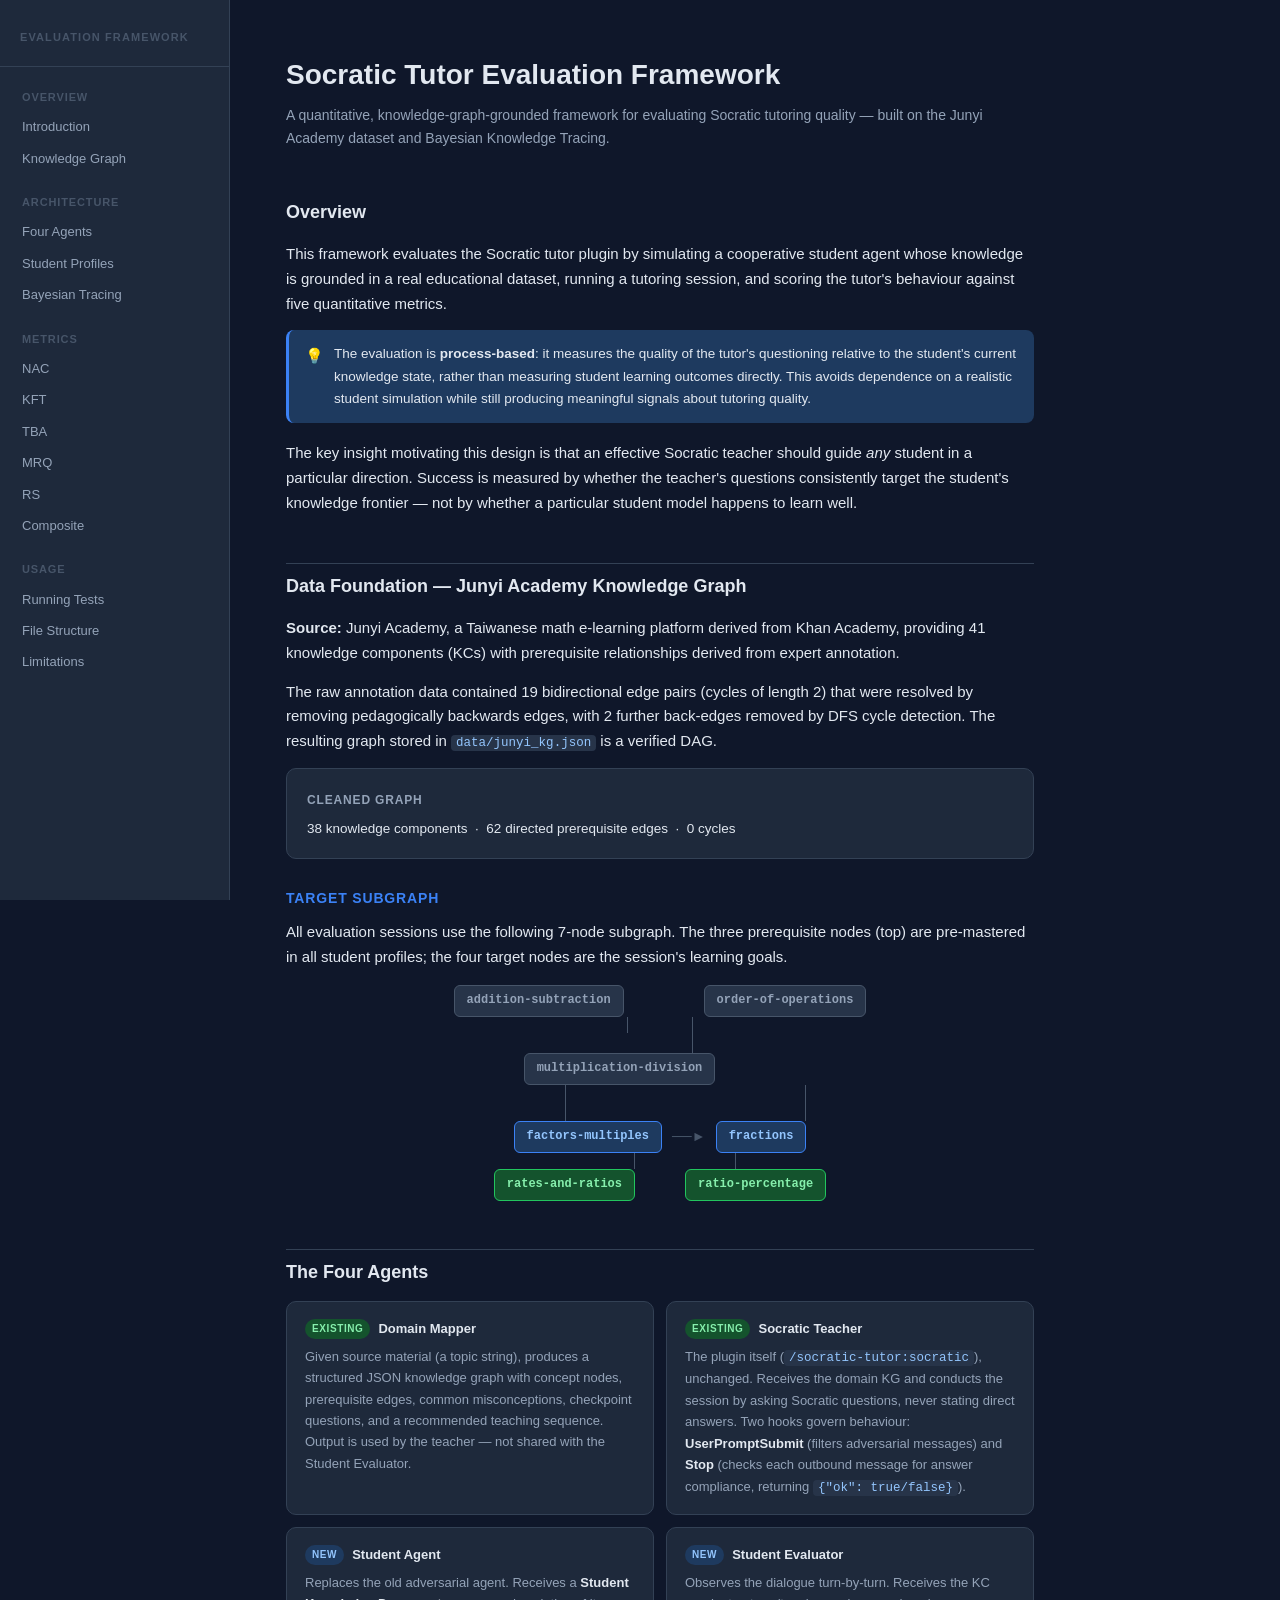
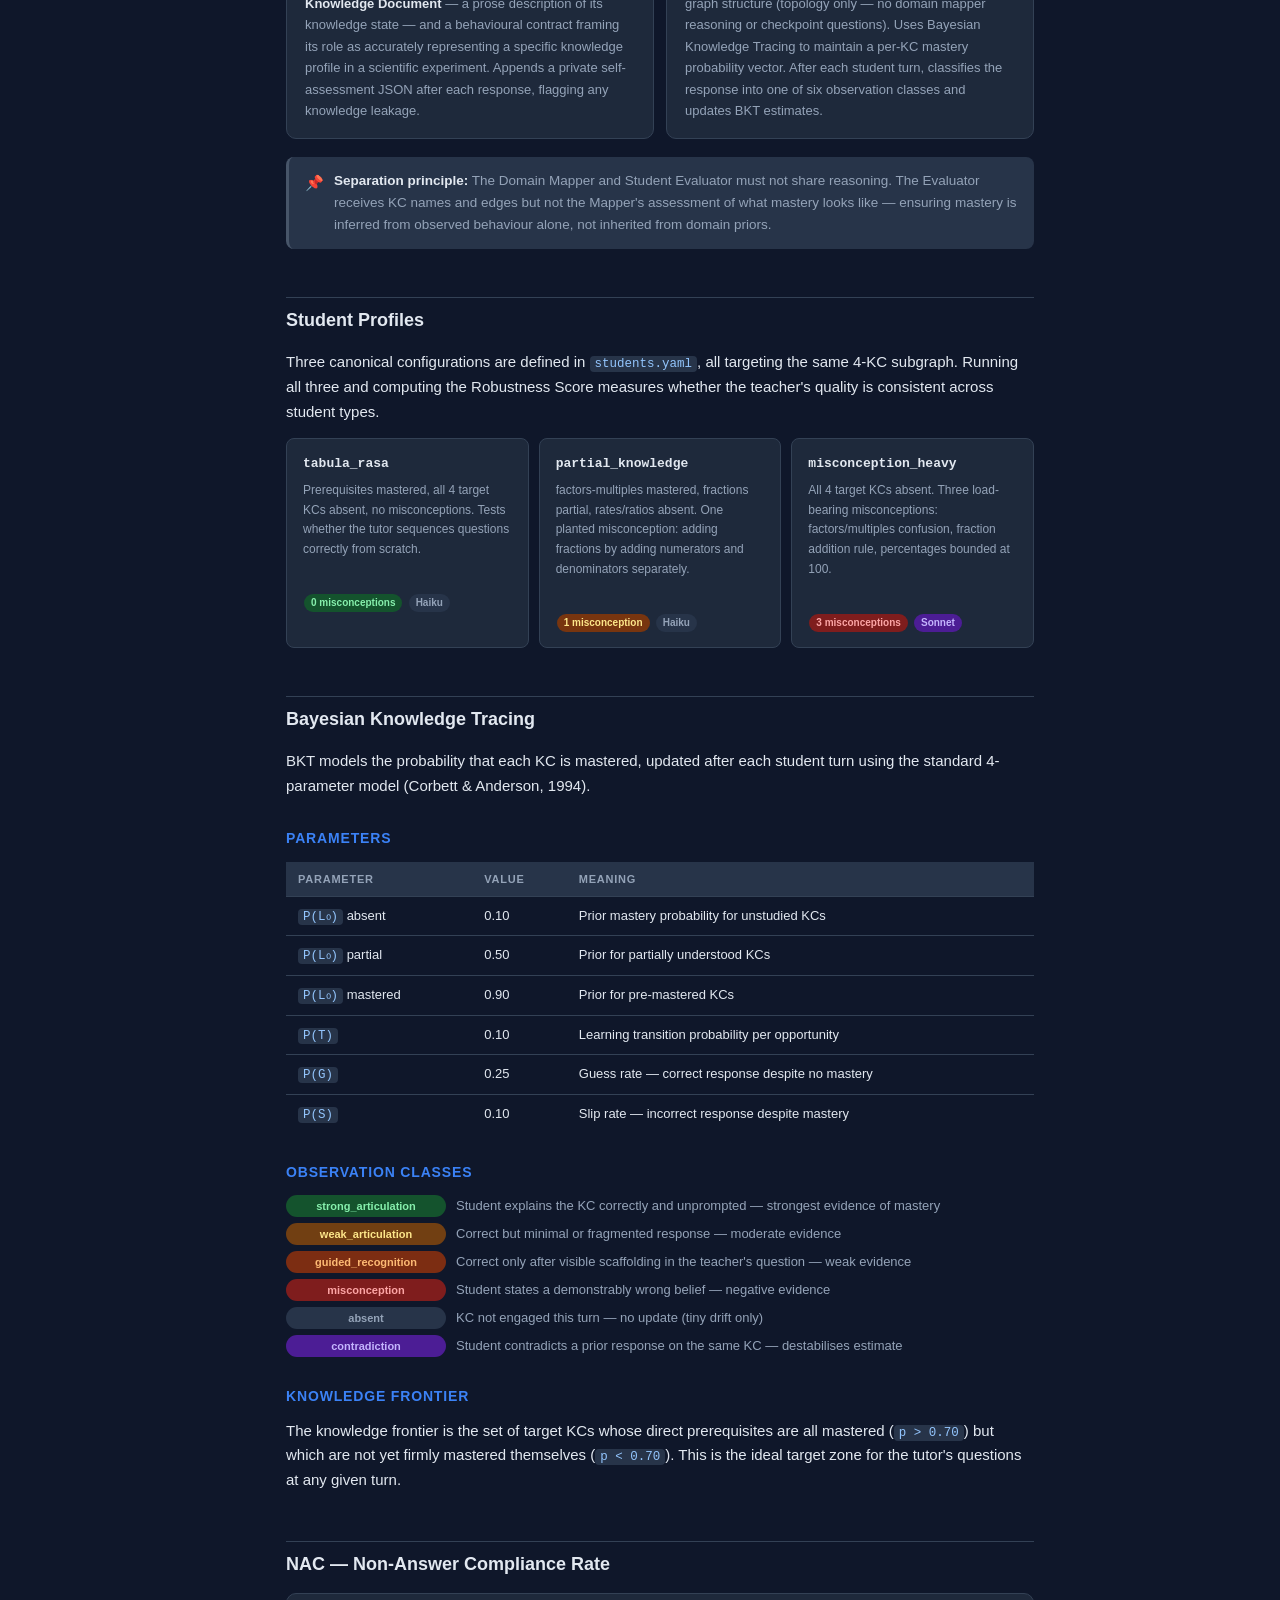
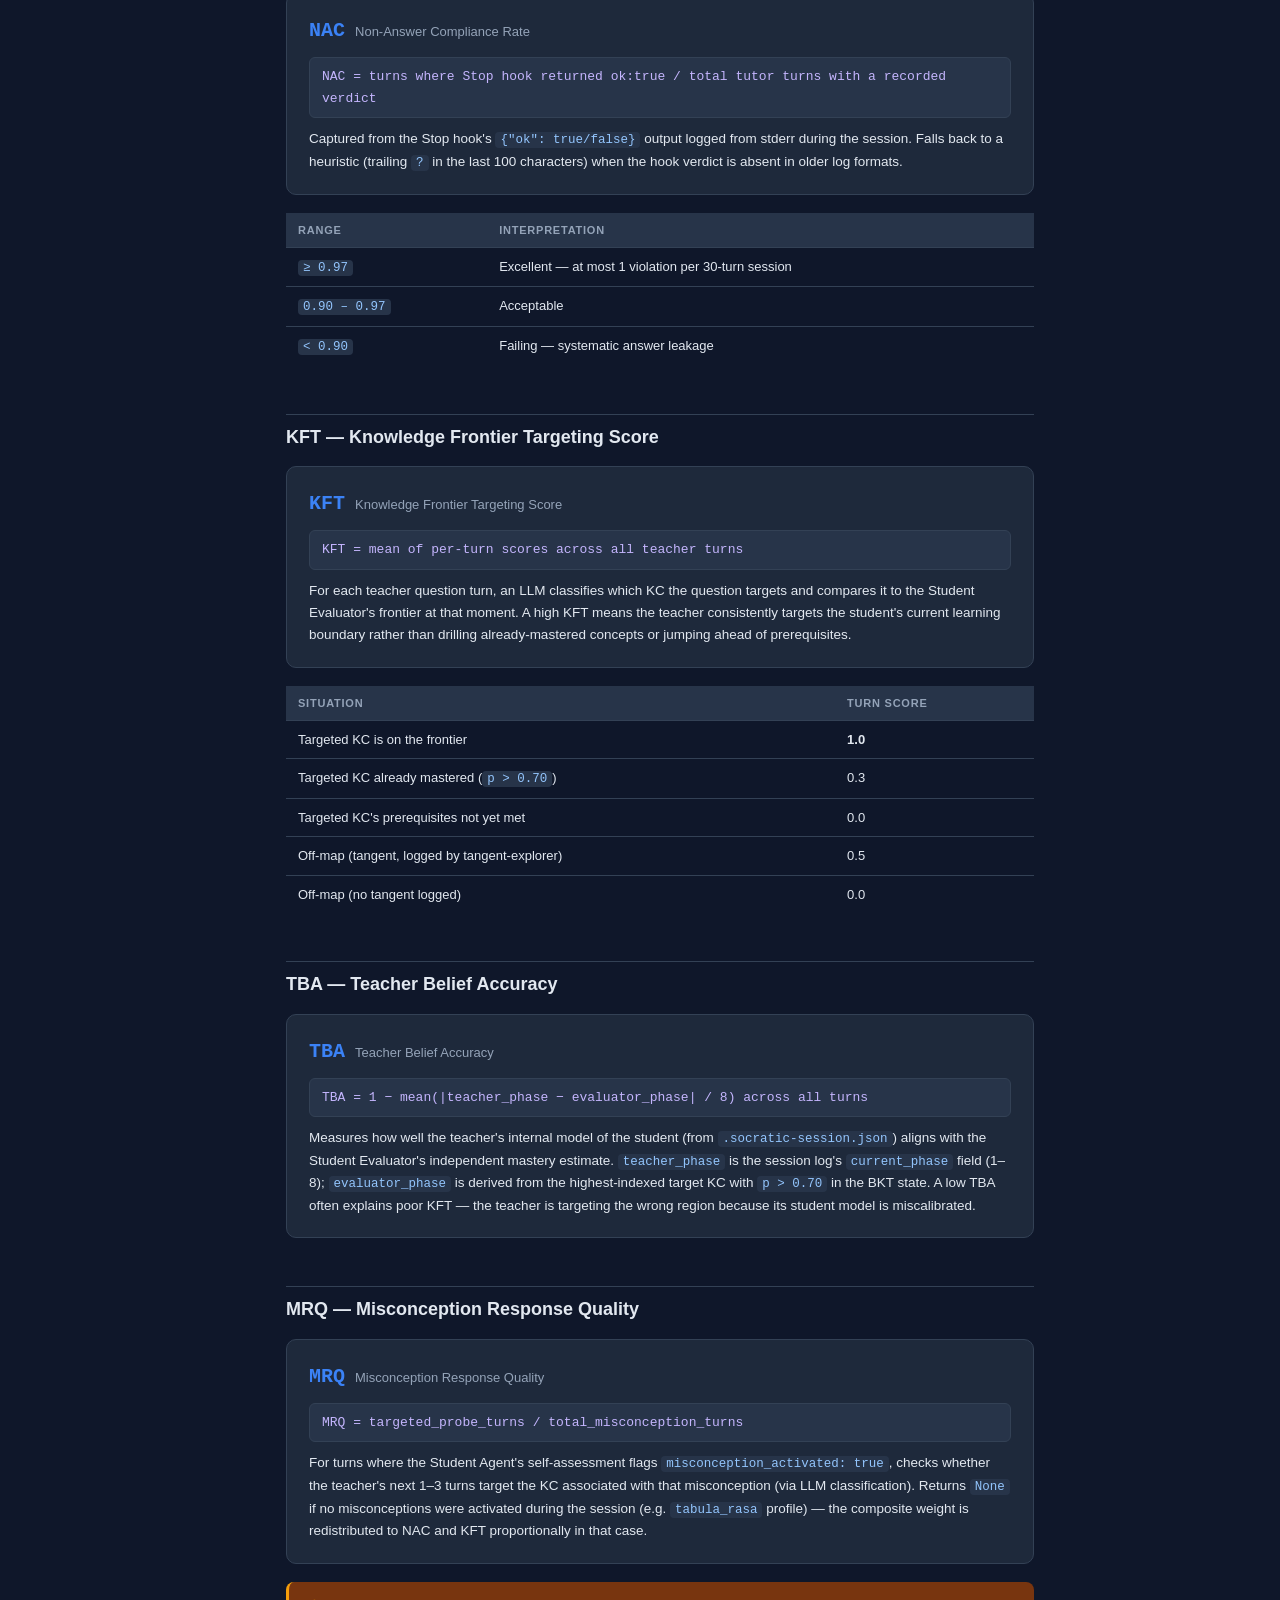
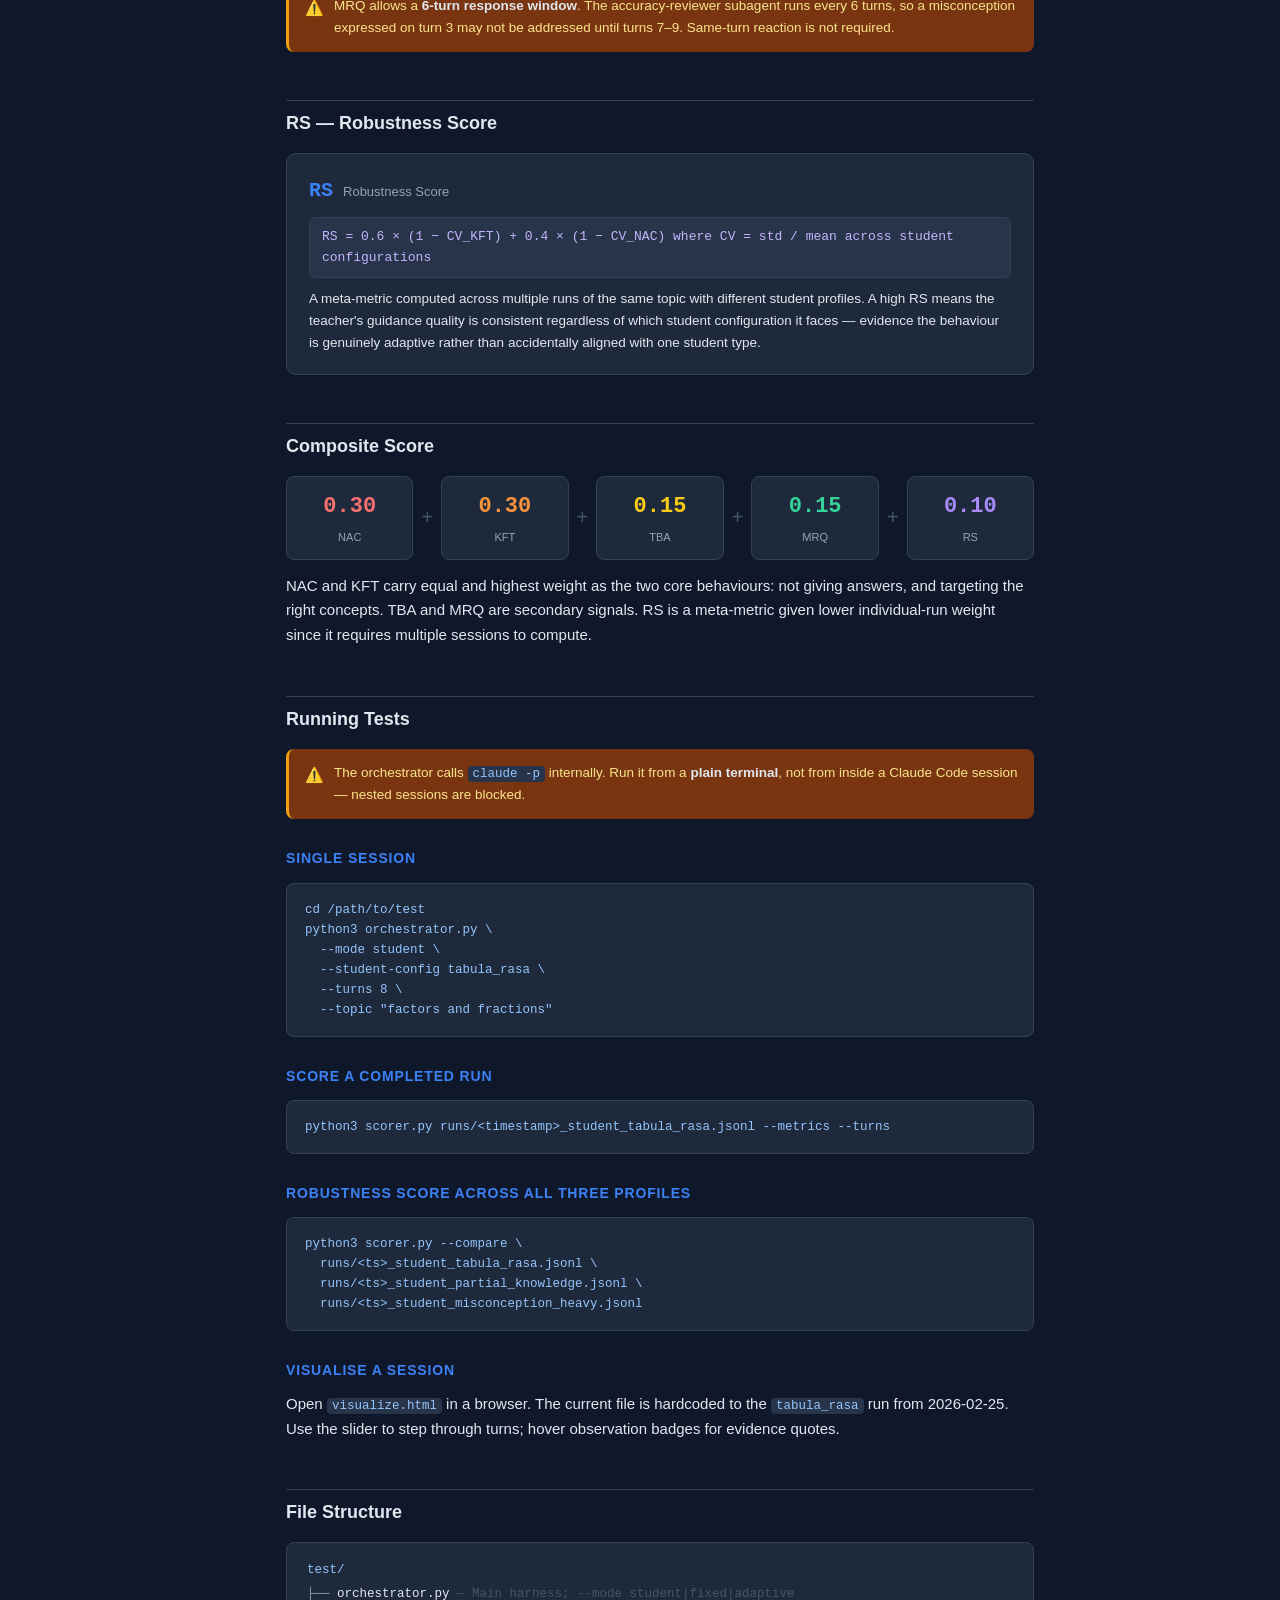
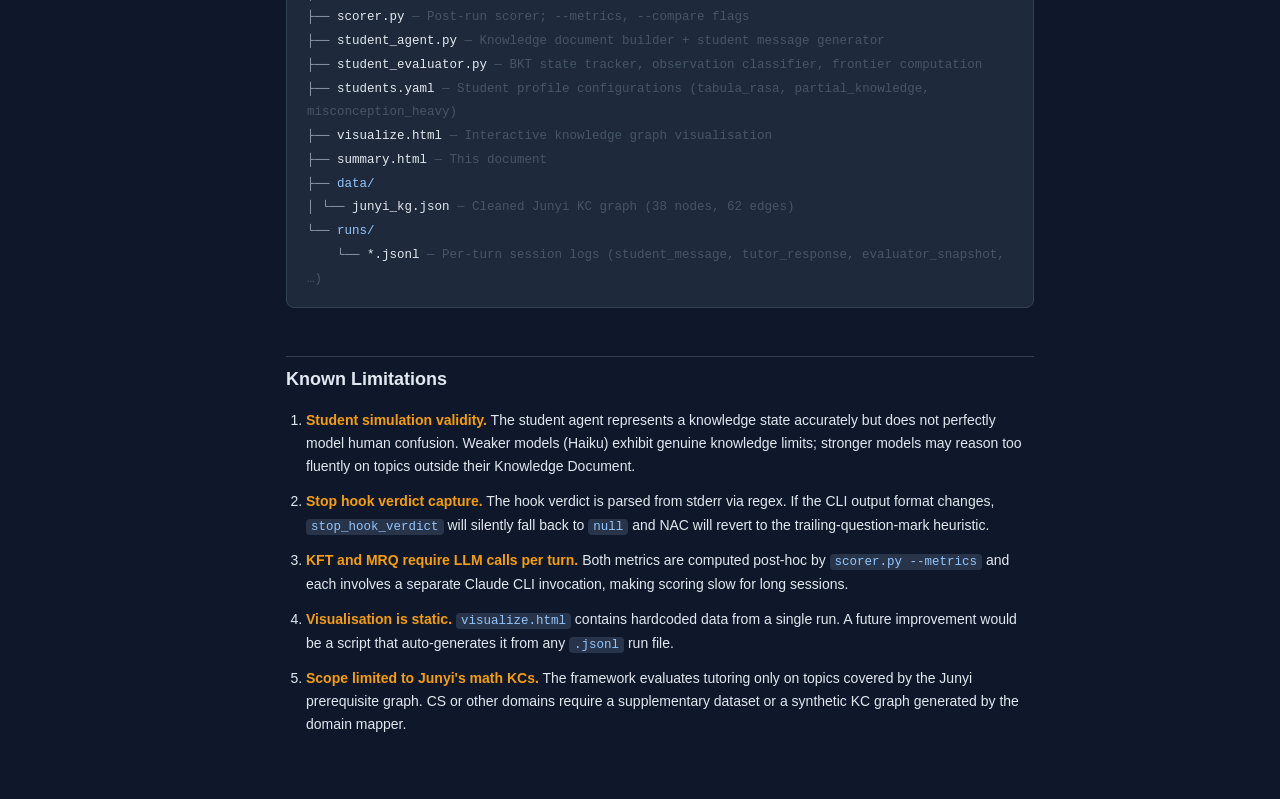
<file: summary.html>
<!DOCTYPE html>
<html lang="en">
<head>
<meta charset="UTF-8">
<meta name="viewport" content="width=device-width, initial-scale=1.0">
<title>Socratic Tutor Evaluation Framework — Summary</title>
<style>
  *, *::before, *::after { box-sizing: border-box; margin: 0; padding: 0; }

  :root {
    --bg:        #0f172a;
    --surface:   #1e293b;
    --surface2:  #273449;
    --border:    #334155;
    --text:      #e2e8f0;
    --muted:     #94a3b8;
    --faint:     #475569;
    --blue:      #3b82f6;
    --blue-dim:  #1e3a5f;
    --green:     #22c55e;
    --green-dim: #14532d;
    --amber:     #f59e0b;
    --amber-dim: #78350f;
    --red-dim:   #7f1d1d;
    --red:       #f87171;
    --purple-dim:#4c1d95;
    --purple:    #c4b5fd;
    --mono:      "SF Mono", "Fira Code", "Cascadia Code", monospace;
  }

  html { scroll-behavior: smooth; }

  body {
    font-family: -apple-system, BlinkMacSystemFont, "Segoe UI", "Helvetica Neue", sans-serif;
    background: var(--bg);
    color: var(--text);
    line-height: 1.65;
    font-size: 15px;
  }

  /* ── Layout ── */
  .page { display: flex; min-height: 100vh; }

  nav {
    position: sticky; top: 0; height: 100vh; overflow-y: auto;
    width: 230px; flex-shrink: 0;
    background: var(--surface); border-right: 1px solid var(--border);
    padding: 28px 0;
  }
  nav .nav-logo {
    font-size: 11px; font-weight: 700; color: var(--faint);
    text-transform: uppercase; letter-spacing: .1em;
    padding: 0 20px 20px; border-bottom: 1px solid var(--border);
    margin-bottom: 16px;
  }
  nav ul { list-style: none; }
  nav li a {
    display: block; padding: 5px 20px;
    font-size: 13px; color: var(--muted); text-decoration: none;
    border-left: 2px solid transparent; transition: all .15s;
  }
  nav li a:hover { color: var(--text); border-left-color: var(--blue); background: var(--surface2); }
  nav li.section > a {
    font-size: 11px; font-weight: 700; color: var(--faint);
    text-transform: uppercase; letter-spacing: .08em;
    margin-top: 14px; cursor: default; pointer-events: none;
  }

  main {
    flex: 1; max-width: 860px; padding: 52px 56px 80px;
    min-width: 0;
  }

  /* ── Typography ── */
  h1 { font-size: 28px; font-weight: 700; color: var(--text); margin-bottom: 6px; }
  .subtitle { color: var(--muted); font-size: 14px; margin-bottom: 40px; }

  h2 {
    font-size: 18px; font-weight: 700; color: var(--text);
    margin: 48px 0 14px; padding-top: 8px;
    border-top: 1px solid var(--border);
  }
  h2:first-of-type { margin-top: 0; border-top: none; }

  h3 { font-size: 14px; font-weight: 700; color: var(--blue); margin: 28px 0 10px;
       text-transform: uppercase; letter-spacing: .06em; }

  p { margin-bottom: 14px; color: var(--text); }
  p:last-child { margin-bottom: 0; }

  strong { color: var(--text); font-weight: 600; }

  /* ── Code ── */
  code {
    font-family: var(--mono); font-size: 12.5px;
    background: var(--surface2); color: #93c5fd;
    padding: 1px 5px; border-radius: 4px;
  }
  pre {
    font-family: var(--mono); font-size: 12.5px;
    background: var(--surface); border: 1px solid var(--border);
    border-radius: 8px; padding: 16px 18px; overflow-x: auto;
    margin: 12px 0 18px; line-height: 1.6; color: #93c5fd;
  }

  /* ── Tables ── */
  .table-wrap { overflow-x: auto; margin: 12px 0 18px; }
  table {
    width: 100%; border-collapse: collapse; font-size: 13px;
  }
  thead th {
    background: var(--surface2); color: var(--muted);
    font-weight: 600; font-size: 11px; text-transform: uppercase;
    letter-spacing: .07em; padding: 8px 12px; text-align: left;
    border-bottom: 1px solid var(--border);
  }
  tbody td {
    padding: 8px 12px; border-bottom: 1px solid var(--border);
    vertical-align: top; color: var(--text);
  }
  tbody tr:last-child td { border-bottom: none; }
  tbody tr:hover td { background: var(--surface2); }

  /* ── Cards / callouts ── */
  .card {
    background: var(--surface); border: 1px solid var(--border);
    border-radius: 10px; padding: 18px 20px; margin: 12px 0 18px;
  }
  .callout {
    border-radius: 8px; padding: 13px 16px; margin: 12px 0 18px;
    font-size: 13.5px; display: flex; gap: 10px;
  }
  .callout-icon { font-size: 15px; flex-shrink: 0; margin-top: 1px; }
  .callout.info  { background: var(--blue-dim);   border-left: 3px solid var(--blue); }
  .callout.warn  { background: var(--amber-dim);  border-left: 3px solid var(--amber); color: #fde68a; }
  .callout.note  { background: var(--surface2);   border-left: 3px solid var(--faint); color: var(--muted); }

  /* ── Agent cards ── */
  .agent-grid { display: grid; grid-template-columns: 1fr 1fr; gap: 12px; margin: 12px 0 18px; }
  .agent-card {
    background: var(--surface); border: 1px solid var(--border);
    border-radius: 10px; padding: 16px 18px;
  }
  .agent-card h4 {
    font-size: 13px; font-weight: 700; color: var(--text); margin-bottom: 6px;
    display: flex; align-items: center; gap: 8px;
  }
  .agent-card p { font-size: 13px; color: var(--muted); margin-bottom: 0; }
  .agent-tag {
    font-size: 10px; font-weight: 700; padding: 2px 7px; border-radius: 99px;
    text-transform: uppercase; letter-spacing: .06em;
  }
  .tag-existing { background: var(--green-dim);  color: #86efac; }
  .tag-new      { background: var(--blue-dim);   color: #93c5fd; }

  /* ── Metric cards ── */
  .metric-card {
    background: var(--surface); border: 1px solid var(--border);
    border-radius: 10px; padding: 20px 22px; margin: 12px 0 18px;
  }
  .metric-header {
    display: flex; align-items: baseline; gap: 10px; margin-bottom: 10px;
  }
  .metric-abbr {
    font-size: 20px; font-weight: 800; font-family: var(--mono); color: var(--blue);
  }
  .metric-name { font-size: 13px; color: var(--muted); }
  .metric-formula {
    font-family: var(--mono); font-size: 13px;
    background: var(--surface2); border: 1px solid var(--border);
    border-radius: 6px; padding: 8px 12px; margin: 10px 0;
    color: #c4b5fd;
  }
  .metric-card p { font-size: 13.5px; color: var(--text); }

  /* ── Profile chips ── */
  .profile-grid { display: grid; grid-template-columns: repeat(3, 1fr); gap: 10px; margin: 12px 0; }
  .profile-card {
    background: var(--surface); border: 1px solid var(--border);
    border-radius: 8px; padding: 14px 16px;
  }
  .profile-card h4 { font-size: 13px; font-weight: 700; color: var(--text); margin-bottom: 6px; font-family: var(--mono); }
  .profile-card p  { font-size: 12px; color: var(--muted); margin-bottom: 4px; }
  .pill {
    display: inline-block; font-size: 10px; font-weight: 600;
    padding: 1px 7px; border-radius: 99px; margin: 1px;
  }

  /* ── DAG diagram ── */
  .dag { display: flex; flex-direction: column; align-items: center; gap: 0;
         margin: 16px 0; font-size: 12px; }
  .dag-row { display: flex; gap: 10px; align-items: center; justify-content: center; }
  .dag-node {
    padding: 5px 12px; border-radius: 6px; font-family: var(--mono);
    font-size: 12px; font-weight: 600; white-space: nowrap;
    border: 1px solid;
  }
  .dag-node.prereq  { background: var(--surface2); color: var(--muted); border-color: var(--faint); }
  .dag-node.target  { background: var(--blue-dim); color: #93c5fd;      border-color: var(--blue); }
  .dag-node.leaf    { background: var(--green-dim); color: #86efac;     border-color: var(--green); }
  .dag-arrow { color: var(--faint); font-size: 14px; user-select: none; }
  .dag-connector { width: 1px; height: 16px; background: var(--faint); margin: 0 auto; }
  .dag-fork { display: flex; gap: 40px; }

  /* ── Obs class list ── */
  .obs-list { display: flex; flex-direction: column; gap: 6px; margin: 10px 0 16px; }
  .obs-row { display: flex; align-items: baseline; gap: 10px; }
  .obs-chip {
    font-size: 11px; font-weight: 600; padding: 2px 9px; border-radius: 99px;
    white-space: nowrap; flex-shrink: 0; min-width: 160px; text-align: center;
  }
  .obs-desc { font-size: 13px; color: var(--muted); }

  /* ── File tree ── */
  .file-tree {
    font-family: var(--mono); font-size: 12.5px; line-height: 1.9;
    background: var(--surface); border: 1px solid var(--border);
    border-radius: 8px; padding: 16px 20px; color: var(--muted);
    margin: 12px 0 18px;
  }
  .file-tree .dir  { color: #93c5fd; }
  .file-tree .file { color: var(--text); }
  .file-tree .desc { color: var(--faint); }

  /* ── Limitation list ── */
  ol.limits { padding-left: 20px; display: flex; flex-direction: column; gap: 12px; }
  ol.limits li { color: var(--text); font-size: 14px; }
  ol.limits li strong { color: var(--amber); }

  /* ── Divider ── */
  hr { border: none; border-top: 1px solid var(--border); margin: 36px 0; }

  /* ── Composite breakdown ── */
  .composite-row { display: flex; gap: 8px; align-items: stretch; margin: 14px 0; flex-wrap: wrap; }
  .comp-block {
    flex: 1; min-width: 80px; border-radius: 8px; padding: 12px 14px;
    background: var(--surface); border: 1px solid var(--border);
    text-align: center;
  }
  .comp-block .weight { font-size: 22px; font-weight: 800; font-family: var(--mono); }
  .comp-block .label  { font-size: 11px; color: var(--muted); margin-top: 3px; }
  .comp-block.nac  .weight { color: #f87171; }
  .comp-block.kft  .weight { color: #fb923c; }
  .comp-block.tba  .weight { color: #facc15; }
  .comp-block.mrq  .weight { color: #34d399; }
  .comp-block.rs   .weight { color: #a78bfa; }
  .comp-op { font-size: 20px; color: var(--faint); display: flex; align-items: center; }
</style>
</head>
<body>
<div class="page">

<!-- ── Sidebar nav ── -->
<nav>
  <div class="nav-logo">Evaluation Framework</div>
  <ul>
    <li class="section"><a href="#">Overview</a></li>
    <li><a href="#overview">Introduction</a></li>
    <li><a href="#dataset">Knowledge Graph</a></li>

    <li class="section"><a href="#">Architecture</a></li>
    <li><a href="#agents">Four Agents</a></li>
    <li><a href="#profiles">Student Profiles</a></li>
    <li><a href="#bkt">Bayesian Tracing</a></li>

    <li class="section"><a href="#">Metrics</a></li>
    <li><a href="#nac">NAC</a></li>
    <li><a href="#kft">KFT</a></li>
    <li><a href="#tba">TBA</a></li>
    <li><a href="#mrq">MRQ</a></li>
    <li><a href="#rs">RS</a></li>
    <li><a href="#composite">Composite</a></li>

    <li class="section"><a href="#">Usage</a></li>
    <li><a href="#running">Running Tests</a></li>
    <li><a href="#files">File Structure</a></li>
    <li><a href="#limits">Limitations</a></li>
  </ul>
</nav>

<!-- ── Main content ── -->
<main>

  <h1>Socratic Tutor Evaluation Framework</h1>
  <p class="subtitle">A quantitative, knowledge-graph-grounded framework for evaluating Socratic tutoring quality — built on the Junyi Academy dataset and Bayesian Knowledge Tracing.</p>

  <!-- ── Overview ── -->
  <h2 id="overview">Overview</h2>

  <p>This framework evaluates the Socratic tutor plugin by simulating a cooperative student agent whose knowledge is grounded in a real educational dataset, running a tutoring session, and scoring the tutor's behaviour against five quantitative metrics.</p>

  <div class="callout info">
    <span class="callout-icon">💡</span>
    <div>The evaluation is <strong>process-based</strong>: it measures the quality of the tutor's questioning relative to the student's current knowledge state, rather than measuring student learning outcomes directly. This avoids dependence on a realistic student simulation while still producing meaningful signals about tutoring quality.</div>
  </div>

  <p>The key insight motivating this design is that an effective Socratic teacher should guide <em>any</em> student in a particular direction. Success is measured by whether the teacher's questions consistently target the student's knowledge frontier — not by whether a particular student model happens to learn well.</p>

  <!-- ── Dataset ── -->
  <h2 id="dataset">Data Foundation — Junyi Academy Knowledge Graph</h2>

  <p><strong>Source:</strong> Junyi Academy, a Taiwanese math e-learning platform derived from Khan Academy, providing 41 knowledge components (KCs) with prerequisite relationships derived from expert annotation.</p>

  <p>The raw annotation data contained 19 bidirectional edge pairs (cycles of length 2) that were resolved by removing pedagogically backwards edges, with 2 further back-edges removed by DFS cycle detection. The resulting graph stored in <code>data/junyi_kg.json</code> is a verified DAG.</p>

  <div class="card">
    <strong style="font-size:12px;color:var(--muted);text-transform:uppercase;letter-spacing:.07em;">Cleaned graph</strong>
    <p style="margin-top:6px;margin-bottom:0;font-size:13.5px;">38 knowledge components &nbsp;·&nbsp; 62 directed prerequisite edges &nbsp;·&nbsp; 0 cycles</p>
  </div>

  <h3>Target Subgraph</h3>
  <p>All evaluation sessions use the following 7-node subgraph. The three prerequisite nodes (top) are pre-mastered in all student profiles; the four target nodes are the session's learning goals.</p>

  <div class="dag">
    <div class="dag-row">
      <div class="dag-node prereq">addition-subtraction</div>
      <div style="width:60px"></div>
      <div class="dag-node prereq">order-of-operations</div>
    </div>
    <div style="display:flex;gap:60px;margin:0 auto;">
      <div class="dag-connector"></div>
      <div class="dag-connector" style="height:36px;margin-left:4px;"></div>
    </div>
    <div class="dag-row">
      <div class="dag-node prereq">multiplication-division</div>
      <div style="width:60px"></div>
      <div style="width:1px;height:0px;"></div>
    </div>
    <div style="display:flex;gap:0;margin:0 auto;position:relative;width:340px;height:36px;">
      <div style="position:absolute;left:75px;top:0;width:1px;height:36px;background:var(--faint);"></div>
      <div style="position:absolute;right:24px;top:0;width:1px;height:36px;background:var(--faint);"></div>
    </div>
    <div class="dag-row">
      <div class="dag-node target">factors-multiples</div>
      <div class="dag-arrow">──►</div>
      <div class="dag-node target">fractions</div>
    </div>
    <div style="display:flex;gap:80px;margin:0 auto;">
      <div class="dag-connector" style="margin-left:50px;"></div>
      <div class="dag-connector" style="margin-left:20px;"></div>
    </div>
    <div class="dag-row">
      <div class="dag-node leaf">rates-and-ratios</div>
      <div style="width:30px"></div>
      <div class="dag-node leaf">ratio-percentage</div>
    </div>
  </div>

  <!-- ── Agents ── -->
  <h2 id="agents">The Four Agents</h2>

  <div class="agent-grid">
    <div class="agent-card">
      <h4><span class="agent-tag tag-existing">Existing</span> Domain Mapper</h4>
      <p>Given source material (a topic string), produces a structured JSON knowledge graph with concept nodes, prerequisite edges, common misconceptions, checkpoint questions, and a recommended teaching sequence. Output is used by the teacher — not shared with the Student Evaluator.</p>
    </div>
    <div class="agent-card">
      <h4><span class="agent-tag tag-existing">Existing</span> Socratic Teacher</h4>
      <p>The plugin itself (<code>/socratic-tutor:socratic</code>), unchanged. Receives the domain KG and conducts the session by asking Socratic questions, never stating direct answers. Two hooks govern behaviour: <strong>UserPromptSubmit</strong> (filters adversarial messages) and <strong>Stop</strong> (checks each outbound message for answer compliance, returning <code>{"ok": true/false}</code>).</p>
    </div>
    <div class="agent-card">
      <h4><span class="agent-tag tag-new">New</span> Student Agent</h4>
      <p>Replaces the old adversarial agent. Receives a <strong>Student Knowledge Document</strong> — a prose description of its knowledge state — and a behavioural contract framing its role as accurately representing a specific knowledge profile in a scientific experiment. Appends a private self-assessment JSON after each response, flagging any knowledge leakage.</p>
    </div>
    <div class="agent-card">
      <h4><span class="agent-tag tag-new">New</span> Student Evaluator</h4>
      <p>Observes the dialogue turn-by-turn. Receives the KC graph structure (topology only — no domain mapper reasoning or checkpoint questions). Uses Bayesian Knowledge Tracing to maintain a per-KC mastery probability vector. After each student turn, classifies the response into one of six observation classes and updates BKT estimates.</p>
    </div>
  </div>

  <div class="callout note">
    <span class="callout-icon">📌</span>
    <div><strong>Separation principle:</strong> The Domain Mapper and Student Evaluator must not share reasoning. The Evaluator receives KC names and edges but not the Mapper's assessment of what mastery looks like — ensuring mastery is inferred from observed behaviour alone, not inherited from domain priors.</div>
  </div>

  <!-- ── Profiles ── -->
  <h2 id="profiles">Student Profiles</h2>

  <p>Three canonical configurations are defined in <code>students.yaml</code>, all targeting the same 4-KC subgraph. Running all three and computing the Robustness Score measures whether the teacher's quality is consistent across student types.</p>

  <div class="profile-grid">
    <div class="profile-card">
      <h4>tabula_rasa</h4>
      <p>Prerequisites mastered, all 4 target KCs absent, no misconceptions. Tests whether the tutor sequences questions correctly from scratch.</p>
      <br>
      <span class="pill" style="background:var(--green-dim);color:#86efac;">0 misconceptions</span>
      <span class="pill" style="background:var(--surface2);color:var(--muted);">Haiku</span>
    </div>
    <div class="profile-card">
      <h4>partial_knowledge</h4>
      <p>factors-multiples mastered, fractions partial, rates/ratios absent. One planted misconception: adding fractions by adding numerators and denominators separately.</p>
      <br>
      <span class="pill" style="background:var(--amber-dim);color:#fde68a;">1 misconception</span>
      <span class="pill" style="background:var(--surface2);color:var(--muted);">Haiku</span>
    </div>
    <div class="profile-card">
      <h4>misconception_heavy</h4>
      <p>All 4 target KCs absent. Three load-bearing misconceptions: factors/multiples confusion, fraction addition rule, percentages bounded at 100.</p>
      <br>
      <span class="pill" style="background:var(--red-dim);color:#fca5a5;">3 misconceptions</span>
      <span class="pill" style="background:var(--purple-dim);color:var(--purple);">Sonnet</span>
    </div>
  </div>

  <!-- ── BKT ── -->
  <h2 id="bkt">Bayesian Knowledge Tracing</h2>

  <p>BKT models the probability that each KC is mastered, updated after each student turn using the standard 4-parameter model (Corbett &amp; Anderson, 1994).</p>

  <h3>Parameters</h3>
  <div class="table-wrap">
    <table>
      <thead><tr><th>Parameter</th><th>Value</th><th>Meaning</th></tr></thead>
      <tbody>
        <tr><td><code>P(L₀)</code> absent</td>  <td>0.10</td><td>Prior mastery probability for unstudied KCs</td></tr>
        <tr><td><code>P(L₀)</code> partial</td> <td>0.50</td><td>Prior for partially understood KCs</td></tr>
        <tr><td><code>P(L₀)</code> mastered</td><td>0.90</td><td>Prior for pre-mastered KCs</td></tr>
        <tr><td><code>P(T)</code></td>           <td>0.10</td><td>Learning transition probability per opportunity</td></tr>
        <tr><td><code>P(G)</code></td>           <td>0.25</td><td>Guess rate — correct response despite no mastery</td></tr>
        <tr><td><code>P(S)</code></td>           <td>0.10</td><td>Slip rate — incorrect response despite mastery</td></tr>
      </tbody>
    </table>
  </div>

  <h3>Observation Classes</h3>
  <div class="obs-list">
    <div class="obs-row">
      <span class="obs-chip" style="background:var(--green-dim);color:#86efac;">strong_articulation</span>
      <span class="obs-desc">Student explains the KC correctly and unprompted — strongest evidence of mastery</span>
    </div>
    <div class="obs-row">
      <span class="obs-chip" style="background:#713f12;color:#fde68a;">weak_articulation</span>
      <span class="obs-desc">Correct but minimal or fragmented response — moderate evidence</span>
    </div>
    <div class="obs-row">
      <span class="obs-chip" style="background:#7c2d12;color:#fdba74;">guided_recognition</span>
      <span class="obs-desc">Correct only after visible scaffolding in the teacher's question — weak evidence</span>
    </div>
    <div class="obs-row">
      <span class="obs-chip" style="background:var(--red-dim);color:#fca5a5;">misconception</span>
      <span class="obs-desc">Student states a demonstrably wrong belief — negative evidence</span>
    </div>
    <div class="obs-row">
      <span class="obs-chip" style="background:var(--surface2);color:var(--muted);">absent</span>
      <span class="obs-desc">KC not engaged this turn — no update (tiny drift only)</span>
    </div>
    <div class="obs-row">
      <span class="obs-chip" style="background:var(--purple-dim);color:var(--purple);">contradiction</span>
      <span class="obs-desc">Student contradicts a prior response on the same KC — destabilises estimate</span>
    </div>
  </div>

  <h3>Knowledge Frontier</h3>
  <p>The knowledge frontier is the set of target KCs whose direct prerequisites are all mastered (<code>p &gt; 0.70</code>) but which are not yet firmly mastered themselves (<code>p &lt; 0.70</code>). This is the ideal target zone for the tutor's questions at any given turn.</p>

  <!-- ── Metrics ── -->
  <h2 id="nac">NAC — Non-Answer Compliance Rate</h2>

  <div class="metric-card">
    <div class="metric-header">
      <span class="metric-abbr">NAC</span>
      <span class="metric-name">Non-Answer Compliance Rate</span>
    </div>
    <div class="metric-formula">NAC = turns where Stop hook returned ok:true / total tutor turns with a recorded verdict</div>
    <p>Captured from the Stop hook's <code>{"ok": true/false}</code> output logged from stderr during the session. Falls back to a heuristic (trailing <code>?</code> in the last 100 characters) when the hook verdict is absent in older log formats.</p>
  </div>

  <div class="table-wrap">
    <table>
      <thead><tr><th>Range</th><th>Interpretation</th></tr></thead>
      <tbody>
        <tr><td><code>≥ 0.97</code></td><td>Excellent — at most 1 violation per 30-turn session</td></tr>
        <tr><td><code>0.90 – 0.97</code></td><td>Acceptable</td></tr>
        <tr><td><code>&lt; 0.90</code></td><td>Failing — systematic answer leakage</td></tr>
      </tbody>
    </table>
  </div>

  <h2 id="kft">KFT — Knowledge Frontier Targeting Score</h2>

  <div class="metric-card">
    <div class="metric-header">
      <span class="metric-abbr">KFT</span>
      <span class="metric-name">Knowledge Frontier Targeting Score</span>
    </div>
    <div class="metric-formula">KFT = mean of per-turn scores across all teacher turns</div>
    <p>For each teacher question turn, an LLM classifies which KC the question targets and compares it to the Student Evaluator's frontier at that moment. A high KFT means the teacher consistently targets the student's current learning boundary rather than drilling already-mastered concepts or jumping ahead of prerequisites.</p>
  </div>

  <div class="table-wrap">
    <table>
      <thead><tr><th>Situation</th><th>Turn score</th></tr></thead>
      <tbody>
        <tr><td>Targeted KC is on the frontier</td><td><strong>1.0</strong></td></tr>
        <tr><td>Targeted KC already mastered (<code>p &gt; 0.70</code>)</td><td>0.3</td></tr>
        <tr><td>Targeted KC's prerequisites not yet met</td><td>0.0</td></tr>
        <tr><td>Off-map (tangent, logged by tangent-explorer)</td><td>0.5</td></tr>
        <tr><td>Off-map (no tangent logged)</td><td>0.0</td></tr>
      </tbody>
    </table>
  </div>

  <h2 id="tba">TBA — Teacher Belief Accuracy</h2>

  <div class="metric-card">
    <div class="metric-header">
      <span class="metric-abbr">TBA</span>
      <span class="metric-name">Teacher Belief Accuracy</span>
    </div>
    <div class="metric-formula">TBA = 1 − mean(|teacher_phase − evaluator_phase| / 8)  across all turns</div>
    <p>Measures how well the teacher's internal model of the student (from <code>.socratic-session.json</code>) aligns with the Student Evaluator's independent mastery estimate. <code>teacher_phase</code> is the session log's <code>current_phase</code> field (1–8); <code>evaluator_phase</code> is derived from the highest-indexed target KC with <code>p &gt; 0.70</code> in the BKT state. A low TBA often explains poor KFT — the teacher is targeting the wrong region because its student model is miscalibrated.</p>
  </div>

  <h2 id="mrq">MRQ — Misconception Response Quality</h2>

  <div class="metric-card">
    <div class="metric-header">
      <span class="metric-abbr">MRQ</span>
      <span class="metric-name">Misconception Response Quality</span>
    </div>
    <div class="metric-formula">MRQ = targeted_probe_turns / total_misconception_turns</div>
    <p>For turns where the Student Agent's self-assessment flags <code>misconception_activated: true</code>, checks whether the teacher's next 1–3 turns target the KC associated with that misconception (via LLM classification). Returns <code>None</code> if no misconceptions were activated during the session (e.g. <code>tabula_rasa</code> profile) — the composite weight is redistributed to NAC and KFT proportionally in that case.</p>
  </div>

  <div class="callout warn">
    <span class="callout-icon">⚠️</span>
    <div>MRQ allows a <strong>6-turn response window</strong>. The accuracy-reviewer subagent runs every 6 turns, so a misconception expressed on turn 3 may not be addressed until turns 7–9. Same-turn reaction is not required.</div>
  </div>

  <h2 id="rs">RS — Robustness Score</h2>

  <div class="metric-card">
    <div class="metric-header">
      <span class="metric-abbr">RS</span>
      <span class="metric-name">Robustness Score</span>
    </div>
    <div class="metric-formula">RS = 0.6 × (1 − CV_KFT) + 0.4 × (1 − CV_NAC)
where CV = std / mean across student configurations</div>
    <p>A meta-metric computed across multiple runs of the same topic with different student profiles. A high RS means the teacher's guidance quality is consistent regardless of which student configuration it faces — evidence the behaviour is genuinely adaptive rather than accidentally aligned with one student type.</p>
  </div>

  <!-- ── Composite ── -->
  <h2 id="composite">Composite Score</h2>

  <div class="composite-row">
    <div class="comp-block nac"><div class="weight">0.30</div><div class="label">NAC</div></div>
    <div class="comp-op">+</div>
    <div class="comp-block kft"><div class="weight">0.30</div><div class="label">KFT</div></div>
    <div class="comp-op">+</div>
    <div class="comp-block tba"><div class="weight">0.15</div><div class="label">TBA</div></div>
    <div class="comp-op">+</div>
    <div class="comp-block mrq"><div class="weight">0.15</div><div class="label">MRQ</div></div>
    <div class="comp-op">+</div>
    <div class="comp-block rs"><div class="weight">0.10</div><div class="label">RS</div></div>
  </div>

  <p>NAC and KFT carry equal and highest weight as the two core behaviours: not giving answers, and targeting the right concepts. TBA and MRQ are secondary signals. RS is a meta-metric given lower individual-run weight since it requires multiple sessions to compute.</p>

  <!-- ── Running ── -->
  <h2 id="running">Running Tests</h2>

  <div class="callout warn">
    <span class="callout-icon">⚠️</span>
    <div>The orchestrator calls <code>claude -p</code> internally. Run it from a <strong>plain terminal</strong>, not from inside a Claude Code session — nested sessions are blocked.</div>
  </div>

  <h3>Single session</h3>
  <pre>cd /path/to/test
python3 orchestrator.py \
  --mode student \
  --student-config tabula_rasa \
  --turns 8 \
  --topic "factors and fractions"</pre>

  <h3>Score a completed run</h3>
  <pre>python3 scorer.py runs/&lt;timestamp&gt;_student_tabula_rasa.jsonl --metrics --turns</pre>

  <h3>Robustness score across all three profiles</h3>
  <pre>python3 scorer.py --compare \
  runs/&lt;ts&gt;_student_tabula_rasa.jsonl \
  runs/&lt;ts&gt;_student_partial_knowledge.jsonl \
  runs/&lt;ts&gt;_student_misconception_heavy.jsonl</pre>

  <h3>Visualise a session</h3>
  <p>Open <code>visualize.html</code> in a browser. The current file is hardcoded to the <code>tabula_rasa</code> run from 2026-02-25. Use the slider to step through turns; hover observation badges for evidence quotes.</p>

  <!-- ── Files ── -->
  <h2 id="files">File Structure</h2>

  <div class="file-tree">
    <span class="dir">test/</span><br>
    ├── <span class="file">orchestrator.py</span>       <span class="desc">— Main harness; --mode student|fixed|adaptive</span><br>
    ├── <span class="file">scorer.py</span>              <span class="desc">— Post-run scorer; --metrics, --compare flags</span><br>
    ├── <span class="file">student_agent.py</span>       <span class="desc">— Knowledge document builder + student message generator</span><br>
    ├── <span class="file">student_evaluator.py</span>   <span class="desc">— BKT state tracker, observation classifier, frontier computation</span><br>
    ├── <span class="file">students.yaml</span>          <span class="desc">— Student profile configurations (tabula_rasa, partial_knowledge, misconception_heavy)</span><br>
    ├── <span class="file">visualize.html</span>         <span class="desc">— Interactive knowledge graph visualisation</span><br>
    ├── <span class="file">summary.html</span>           <span class="desc">— This document</span><br>
    ├── <span class="dir">data/</span><br>
    │   └── <span class="file">junyi_kg.json</span>      <span class="desc">— Cleaned Junyi KC graph (38 nodes, 62 edges)</span><br>
    └── <span class="dir">runs/</span><br>
    &nbsp;&nbsp;&nbsp;&nbsp;└── <span class="file">*.jsonl</span>            <span class="desc">— Per-turn session logs (student_message, tutor_response, evaluator_snapshot, …)</span>
  </div>

  <!-- ── Limitations ── -->
  <h2 id="limits">Known Limitations</h2>

  <ol class="limits">
    <li><strong>Student simulation validity.</strong> The student agent represents a knowledge state accurately but does not perfectly model human confusion. Weaker models (Haiku) exhibit genuine knowledge limits; stronger models may reason too fluently on topics outside their Knowledge Document.</li>
    <li><strong>Stop hook verdict capture.</strong> The hook verdict is parsed from stderr via regex. If the CLI output format changes, <code>stop_hook_verdict</code> will silently fall back to <code>null</code> and NAC will revert to the trailing-question-mark heuristic.</li>
    <li><strong>KFT and MRQ require LLM calls per turn.</strong> Both metrics are computed post-hoc by <code>scorer.py --metrics</code> and each involves a separate Claude CLI invocation, making scoring slow for long sessions.</li>
    <li><strong>Visualisation is static.</strong> <code>visualize.html</code> contains hardcoded data from a single run. A future improvement would be a script that auto-generates it from any <code>.jsonl</code> run file.</li>
    <li><strong>Scope limited to Junyi's math KCs.</strong> The framework evaluates tutoring only on topics covered by the Junyi prerequisite graph. CS or other domains require a supplementary dataset or a synthetic KC graph generated by the domain mapper.</li>
  </ol>

</main>
</div>
</body>
</html>
</file>
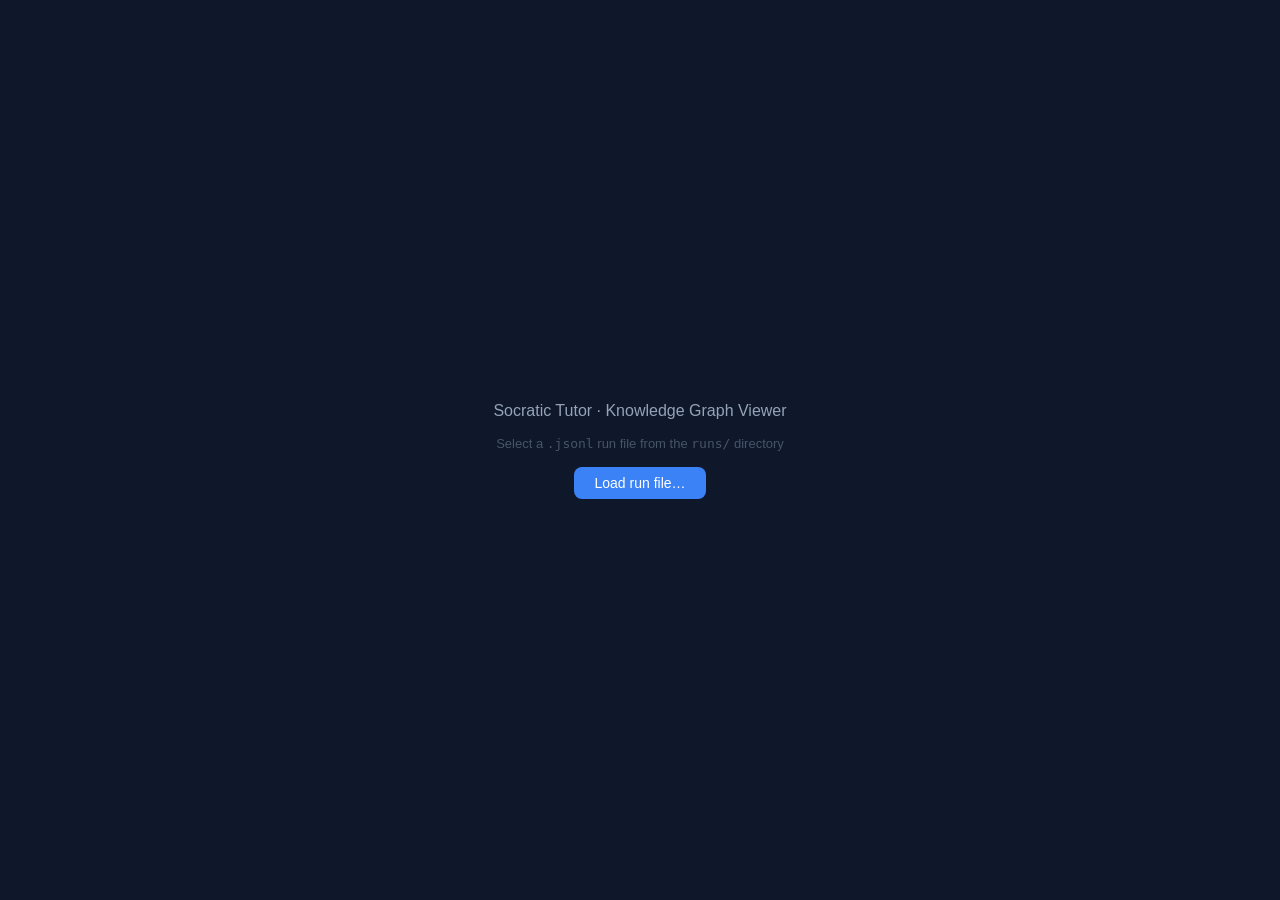
<file: visualize.html>
<!DOCTYPE html>
<html lang="en">
<head>
<meta charset="UTF-8">
<title>Knowledge Graph — Socratic Tutor Session</title>
<style>
  * { box-sizing: border-box; margin: 0; padding: 0; }
  body { font-family: -apple-system, BlinkMacSystemFont, "Segoe UI", sans-serif;
         background: #0f172a; color: #e2e8f0; height: 100vh;
         display: flex; flex-direction: column; overflow: hidden; }

  /* ── header ── */
  header { padding: 10px 20px; background: #1e293b; border-bottom: 1px solid #334155;
           display: flex; align-items: center; gap: 16px; flex-shrink: 0; }
  header h1 { font-size: 14px; font-weight: 600; color: #94a3b8; text-transform: uppercase;
              letter-spacing: .08em; }
  .turn-badge { background: #3b82f6; color: #fff; font-size: 13px; font-weight: 700;
                padding: 2px 10px; border-radius: 99px; }
  .file-label { display: flex; align-items: center; gap: 8px; margin-left: auto; }
  .file-btn { background: #334155; border: 1px solid #475569; color: #94a3b8;
              border-radius: 6px; padding: 4px 12px; cursor: pointer; font-size: 12px;
              white-space: nowrap; }
  .file-btn:hover { background: #475569; color: #e2e8f0; }
  #file-name { font-size: 11px; color: #64748b; max-width: 220px; overflow: hidden;
               text-overflow: ellipsis; white-space: nowrap; }
  input[type=file] { display: none; }

  /* ── main layout ── */
  .main { display: flex; flex: 1; overflow: hidden; }

  /* ── graph panel ── */
  .graph-wrap { flex: 0 0 54%; display: flex; flex-direction: column;
                border-right: 1px solid #1e293b; }
  .graph-title { font-size: 11px; color: #64748b; text-transform: uppercase;
                 letter-spacing: .1em; padding: 8px 16px 4px; flex-shrink: 0; }
  svg#kg { flex: 1; width: 100%; }

  /* ── side panel ── */
  .side { flex: 1; display: flex; flex-direction: column; overflow: hidden; }

  .dialogue { flex: 1; overflow-y: auto; padding: 12px 16px; display: flex;
              flex-direction: column; gap: 10px; }
  .bubble { border-radius: 8px; padding: 10px 13px; font-size: 13px; line-height: 1.55;
            max-width: 100%; }
  .bubble.tutor  { background: #1e3a5f; border-left: 3px solid #3b82f6; color: #bfdbfe; }
  .bubble.student{ background: #1e293b; border-left: 3px solid #475569; color: #cbd5e1; }
  .bubble-label  { font-size: 10px; font-weight: 700; letter-spacing: .08em;
                   text-transform: uppercase; color: #64748b; margin-bottom: 4px; }
  .empty-state   { color: #475569; font-size: 13px; font-style: italic;
                   margin: auto; text-align: center; padding: 20px; }

  /* ── observations ── */
  .obs-section { padding: 8px 16px; border-top: 1px solid #1e293b; flex-shrink: 0; }
  .obs-title { font-size: 10px; font-weight: 700; color: #64748b; text-transform: uppercase;
               letter-spacing: .08em; margin-bottom: 6px; }
  .obs-list { display: flex; flex-wrap: wrap; gap: 5px; min-height: 22px; }
  .obs-chip { font-size: 11px; padding: 2px 8px; border-radius: 99px; font-weight: 600;
              display: flex; align-items: center; gap: 4px; }

  /* ── mastery bars ── */
  .mastery-section { padding: 8px 16px 10px; border-top: 1px solid #1e293b;
                     flex-shrink: 0; background: #0f172a; }
  .mastery-title { font-size: 10px; font-weight: 700; color: #64748b;
                   text-transform: uppercase; letter-spacing: .08em; margin-bottom: 6px; }
  .bar-row { display: flex; align-items: center; gap: 6px; margin-bottom: 4px; }
  .bar-label { font-size: 11px; color: #94a3b8; width: 160px; flex-shrink: 0;
               white-space: nowrap; overflow: hidden; text-overflow: ellipsis; }
  .bar-track { flex: 1; background: #1e293b; border-radius: 99px; height: 8px;
               overflow: hidden; }
  .bar-fill { height: 100%; border-radius: 99px; transition: width .5s ease, background .5s ease; }
  .bar-val { font-size: 10px; color: #64748b; width: 36px; text-align: right; flex-shrink: 0; }

  /* ── timeline ── */
  .timeline { background: #1e293b; border-top: 1px solid #334155; padding: 10px 20px;
              display: flex; align-items: center; gap: 14px; flex-shrink: 0; }
  .tl-label { font-size: 11px; color: #64748b; white-space: nowrap; }
  input[type=range] { flex: 1; accent-color: #3b82f6; cursor: pointer; }
  .tl-btn { background: #334155; border: none; color: #94a3b8; border-radius: 6px;
            padding: 4px 10px; cursor: pointer; font-size: 13px; }
  .tl-btn:hover { background: #475569; color: #e2e8f0; }
  .tl-ticks { display: flex; justify-content: space-between; font-size: 10px;
              color: #475569; padding: 0 2px; flex: 1; pointer-events: none; }

  /* ── SVG node animations ── */
  @keyframes pulse { 0%,100%{stroke-opacity:.9;stroke-width:3} 50%{stroke-opacity:.4;stroke-width:5} }
  .frontier-ring { animation: pulse 1.6s ease-in-out infinite; }

  /* ── no-data overlay ── */
  #no-data { position: absolute; inset: 0; display: flex; flex-direction: column;
             align-items: center; justify-content: center; gap: 16px;
             background: #0f172a; z-index: 10; }
  #no-data h2 { font-size: 16px; color: #94a3b8; font-weight: 500; }
  #no-data p  { font-size: 13px; color: #475569; }
  #no-data .nd-btn { background: #3b82f6; color: #fff; border: none; border-radius: 8px;
                     padding: 8px 20px; font-size: 14px; cursor: pointer; }
  #no-data .nd-btn:hover { background: #2563eb; }
</style>
</head>
<body>

<header>
  <h1>Socratic Tutor · Knowledge Graph Evolution</h1>
  <span class="turn-badge" id="hdr-turn">—</span>
  <span style="font-size:12px;color:#64748b;" id="hdr-frontier"></span>
  <div class="file-label">
    <span id="file-name">No file loaded</span>
    <label class="file-btn" for="file-input">Load run file…</label>
    <input type="file" id="file-input" accept=".jsonl">
  </div>
</header>

<div class="main">

  <!-- ── Graph ── -->
  <div class="graph-wrap">
    <div class="graph-title">Bayesian knowledge state · target subgraph</div>
    <svg id="kg" viewBox="0 0 560 560" preserveAspectRatio="xMidYMid meet"></svg>
  </div>

  <!-- ── Side panel ── -->
  <div class="side">
    <div class="dialogue" id="dialogue">
      <div class="empty-state">Load a run file to begin</div>
    </div>

    <div class="obs-section">
      <div class="obs-title">Observations this turn</div>
      <div class="obs-list" id="obs-list"></div>
    </div>

    <div class="mastery-section">
      <div class="mastery-title">Target KC mastery</div>
      <div id="bars"></div>
    </div>
  </div>
</div>

<!-- ── Timeline ── -->
<div class="timeline">
  <span class="tl-label">Turn</span>
  <button class="tl-btn" id="btn-prev">&#8592;</button>
  <div style="flex:1;display:flex;flex-direction:column;gap:3px;">
    <input type="range" id="slider" min="0" max="0" value="0" step="1">
    <div class="tl-ticks" id="tl-ticks"></div>
  </div>
  <button class="tl-btn" id="btn-next">&#8594;</button>
</div>

<!-- ── No-data overlay ── -->
<div id="no-data">
  <h2>Socratic Tutor · Knowledge Graph Viewer</h2>
  <p>Select a <code>.jsonl</code> run file from the <code>runs/</code> directory</p>
  <button class="nd-btn" onclick="document.getElementById('file-input').click()">
    Load run file…
  </button>
</div>

<script>
// ─────────────────────────────────────────────────────────────────────────────
// HARDCODED TOPOLOGY  (Junyi Academy subgraph)
// ─────────────────────────────────────────────────────────────────────────────

const KC_LABELS = {
  'addition-subtraction':    'Addition &\nSubtraction',
  'order-of-operations':     'Order of\nOperations',
  'multiplication-division': 'Multiplication\n& Division',
  'factors-multiples':       'Factors &\nMultiples',
  'fractions':               'Fractions',
  'rates-and-ratios':        'Rates &\nRatios',
  'ratio-percentage':        'Ratio &\nPercentage',
};

// prereq: true  → displayed as a prerequisite (mastered at session start)
// prereq: false → target KC (what the tutor is teaching)
const NODES = {
  'addition-subtraction':    { x: 130, y: 75,  r: 34, prereq: true  },
  'order-of-operations':     { x: 430, y: 75,  r: 34, prereq: true  },
  'multiplication-division': { x: 130, y: 195, r: 34, prereq: true  },
  'factors-multiples':       { x: 130, y: 315, r: 38, prereq: false },
  'fractions':               { x: 280, y: 415, r: 42, prereq: false },
  'rates-and-ratios':        { x: 150, y: 510, r: 38, prereq: false },
  'ratio-percentage':        { x: 410, y: 510, r: 38, prereq: false },
};

const EDGES = [
  ['addition-subtraction',    'multiplication-division'],
  ['multiplication-division', 'factors-multiples'],
  ['factors-multiples',       'fractions'],
  ['order-of-operations',     'fractions'],
  ['fractions',               'rates-and-ratios'],
  ['fractions',               'ratio-percentage'],
];

const TARGET_KCS  = Object.keys(NODES).filter(k => !NODES[k].prereq);
const DISPLAY_KCS = Object.keys(NODES);

// ─────────────────────────────────────────────────────────────────────────────
// DYNAMIC STATE
// ─────────────────────────────────────────────────────────────────────────────

let TURNS = [];   // populated by loadFile()

// ─────────────────────────────────────────────────────────────────────────────
// COLOUR HELPERS
// ─────────────────────────────────────────────────────────────────────────────

function masteryColor(p) {
  if (p <= 0.15) return '#334155';
  const stops = [
    [0.15, [51,  65, 85]],
    [0.40, [146,109,  5]],
    [0.70, [101,163, 13]],
    [1.00, [ 34,197, 94]],
  ];
  for (let i = 1; i < stops.length; i++) {
    const [t1, c1] = stops[i-1];
    const [t2, c2] = stops[i];
    if (p <= t2) {
      const t = (p - t1) / (t2 - t1);
      const r = Math.round(c1[0] + t*(c2[0]-c1[0]));
      const g = Math.round(c1[1] + t*(c2[1]-c1[1]));
      const b = Math.round(c1[2] + t*(c2[2]-c1[2]));
      return `rgb(${r},${g},${b})`;
    }
  }
  return 'rgb(34,197,94)';
}

const OBS_META = {
  strong_articulation: { label: 'Strong articulation',    bg: '#14532d', fg: '#86efac' },
  weak_articulation:   { label: 'Emerging understanding', bg: '#713f12', fg: '#fde68a' },
  guided_recognition:  { label: 'Guided recognition',     bg: '#7c2d12', fg: '#fdba74' },
  misconception:       { label: 'Misconception',          bg: '#7f1d1d', fg: '#fca5a5' },
  absent:              { label: 'Not engaged',            bg: '#1e293b', fg: '#94a3b8' },
  contradiction:       { label: 'Contradiction',          bg: '#581c87', fg: '#d8b4fe' },
};

// ─────────────────────────────────────────────────────────────────────────────
// SVG GRAPH  (built once; colours updated on each render)
// ─────────────────────────────────────────────────────────────────────────────

const svg = document.getElementById('kg');
const NS  = 'http://www.w3.org/2000/svg';

function el(tag, attrs, children) {
  const e = document.createElementNS(NS, tag);
  for (const [k,v] of Object.entries(attrs||{})) e.setAttribute(k, v);
  for (const c of (children||[])) e.appendChild(c);
  return e;
}

const defs = el('defs');
const marker = el('marker', { id:'arrow', markerWidth:'8', markerHeight:'8',
  refX:'6', refY:'3', orient:'auto' });
marker.appendChild(el('path', { d:'M0,0 L0,6 L8,3 z', fill:'#475569' }));
defs.appendChild(marker);
svg.appendChild(defs);

const edgeLayer = el('g', { id: 'edges' });
svg.appendChild(edgeLayer);
for (const [from, to] of EDGES) {
  const n1 = NODES[from], n2 = NODES[to];
  const dx = n2.x - n1.x, dy = n2.y - n1.y;
  const dist = Math.hypot(dx, dy);
  const sx = n1.x + dx/dist*n1.r, sy = n1.y + dy/dist*n1.r;
  const ex = n2.x - dx/dist*(n2.r+8), ey = n2.y - dy/dist*(n2.r+8);
  edgeLayer.appendChild(el('line', {
    x1:sx, y1:sy, x2:ex, y2:ey,
    stroke:'#475569', 'stroke-width':'1.5',
    'marker-end':'url(#arrow)',
  }));
}

const nodeLayer = el('g', { id: 'nodes' });
svg.appendChild(nodeLayer);

const nodeEls = {};

for (const [id, n] of Object.entries(NODES)) {
  const g = el('g', { transform: `translate(${n.x},${n.y})` });
  const ring = el('circle', {
    r: n.r + 7, fill: 'none',
    stroke: '#f59e0b', 'stroke-width': '3',
    opacity: '0', class: 'frontier-ring',
  });
  const circle = el('circle', {
    r: n.r, fill: '#1e293b',
    stroke: n.prereq ? '#475569' : '#64748b',
    'stroke-width': n.prereq ? '1.5' : '2',
    style: 'transition: fill .5s ease, stroke .5s ease',
  });
  const lines = (KC_LABELS[id]||id).split('\n');
  const textG = el('g');
  const dy = lines.length > 1 ? -7 : 0;
  lines.forEach((line, i) => {
    textG.appendChild(el('text', {
      x:'0', y: String(dy + i*14),
      'text-anchor':'middle', 'dominant-baseline':'middle',
      fill: '#e2e8f0',
      'font-size': n.prereq ? '9' : '10',
      'font-weight': n.prereq ? '400' : '600',
      'pointer-events': 'none',
    }, [document.createTextNode(line)]));
  });
  g.appendChild(ring);
  g.appendChild(circle);
  g.appendChild(textG);
  nodeLayer.appendChild(g);
  nodeEls[id] = { circle, ring };
}

// ─────────────────────────────────────────────────────────────────────────────
// MASTERY BARS  (rebuilt whenever a new file is loaded)
// ─────────────────────────────────────────────────────────────────────────────

const barsEl   = document.getElementById('bars');
let   barFills = {};

function buildBars() {
  barsEl.innerHTML = '';
  barFills = {};
  for (const kc of TARGET_KCS) {
    const label = (KC_LABELS[kc]||kc).replace('\n',' ');
    const row = document.createElement('div');
    row.className = 'bar-row';
    row.innerHTML = `
      <span class="bar-label">${label}</span>
      <div class="bar-track"><div class="bar-fill" id="bar-${kc}" style="width:0%;background:#334155"></div></div>
      <span class="bar-val" id="barval-${kc}">—</span>
    `;
    barsEl.appendChild(row);
    barFills[kc] = {
      fill: document.getElementById(`bar-${kc}`),
      val:  document.getElementById(`barval-${kc}`),
    };
  }
}
buildBars();

// ─────────────────────────────────────────────────────────────────────────────
// JSONL LOADER
// ─────────────────────────────────────────────────────────────────────────────

function computeInitialFrontier(bkt) {
  // Build prerequisite map from hardcoded EDGES
  const prereqMap = {};
  for (const [from, to] of EDGES) {
    if (!prereqMap[to]) prereqMap[to] = [];
    prereqMap[to].push(from);
  }
  return TARGET_KCS.filter(kc => {
    if ((bkt[kc] ?? 0.1) >= 0.7) return false;  // already mastered
    const prereqs = prereqMap[kc] || [];
    return prereqs.every(p => (bkt[p] ?? 0.1) > 0.7);
  });
}

function buildTurns(entries) {
  if (!entries.length) return;

  // Derive initial BKT from first turn's data.
  // For KCs with no observation in turn 1, first-turn value ≈ initial value
  // (absent drift is < 0.002 per turn).
  // For KCs with observations, reverse-engineer: >= 0.8 → was mastered (0.9),
  // >= 0.4 → was partial (0.5), else → was absent (0.1).
  const firstSnap = entries[0].evaluator_snapshot?.updated_bkt || {};
  const firstObsKCs = new Set(
    (entries[0].evaluator_snapshot?.observations || []).map(o => o.kc_id)
  );

  const initialBkt = {};
  for (const kc of DISPLAY_KCS) {
    const v = firstSnap[kc] ?? 0.1;
    initialBkt[kc] = v >= 0.8 ? 0.9 : v >= 0.4 ? 0.5 : 0.1;
  }

  TURNS = [
    {
      turn: 0, label: 'Initial',
      bkt: initialBkt,
      frontier: computeInitialFrontier(initialBkt),
      student: null, tutor: null, observations: [],
    },
    ...entries.map(e => {
      const snap = e.evaluator_snapshot || {};
      const bkt  = {};
      for (const kc of DISPLAY_KCS) {
        bkt[kc] = snap.updated_bkt?.[kc] ?? 0.1;
      }
      const observations = (snap.observations || [])
        .filter(o => NODES[o.kc_id])          // only KCs we display
        .map(o => ({
          kc:    o.kc_id,
          cls:   o.observation_class,
          quote: o.evidence_quote || '',
        }));
      return {
        turn: e.turn,
        label: `Turn ${e.turn}`,
        bkt,
        frontier: (snap.knowledge_frontier || []).filter(k => NODES[k]),
        student:  e.student_message  || null,
        tutor:    e.tutor_response   || null,
        observations,
      };
    }),
  ];
}

function loadFile(file) {
  const reader = new FileReader();
  reader.onload = evt => {
    try {
      const lines   = evt.target.result.trim().split('\n').filter(Boolean);
      const entries = lines.map(l => JSON.parse(l));
      buildTurns(entries);
      initUI(file.name);
    } catch (err) {
      alert('Could not parse file: ' + err.message);
    }
  };
  reader.readAsText(file);
}

document.getElementById('file-input').addEventListener('change', e => {
  if (e.target.files[0]) loadFile(e.target.files[0]);
});

// ─────────────────────────────────────────────────────────────────────────────
// RENDER
// ─────────────────────────────────────────────────────────────────────────────

function render(turnIdx) {
  if (!TURNS.length) return;
  const data   = TURNS[turnIdx];
  const nTurns = TURNS.length - 1;  // excludes initial state

  // Header
  document.getElementById('hdr-turn').textContent =
    turnIdx === 0 ? 'Initial state' : `Turn ${data.turn} / ${nTurns}`;
  document.getElementById('hdr-frontier').textContent =
    data.frontier.length
      ? 'Frontier: ' + data.frontier.map(k => (KC_LABELS[k]||k).replace('\n',' ')).join(', ')
      : '';

  // Node colours + frontier rings
  for (const [id, els] of Object.entries(nodeEls)) {
    const p = data.bkt[id] ?? 0.1;
    els.circle.style.fill   = masteryColor(p);
    els.circle.style.stroke = NODES[id].prereq ? '#475569' : '#94a3b8';
    els.ring.setAttribute('opacity', data.frontier.includes(id) ? '1' : '0');
  }

  // Mastery bars
  for (const kc of TARGET_KCS) {
    const bf = barFills[kc];
    if (!bf) continue;
    const p   = data.bkt[kc] ?? 0.1;
    const pct = Math.round(p * 100);
    bf.fill.style.width      = pct + '%';
    bf.fill.style.background = masteryColor(p);
    bf.val.textContent       = p.toFixed(2);
  }

  // Dialogue
  const dlg = document.getElementById('dialogue');
  if (!data.tutor && !data.student) {
    dlg.innerHTML = `<div class="empty-state">← Session not yet started<br>
      <small>Advance the slider to begin</small></div>`;
  } else {
    dlg.innerHTML = `
      <div class="bubble student">
        <div class="bubble-label">Student</div>
        ${escHtml(data.student)}
      </div>
      <div class="bubble tutor">
        <div class="bubble-label">Tutor</div>
        ${escHtml(data.tutor)}
      </div>
    `;
  }

  // Observations
  const obsList = document.getElementById('obs-list');
  obsList.innerHTML = '';
  if (!data.observations.length) {
    obsList.innerHTML = '<span style="font-size:11px;color:#475569;font-style:italic">None recorded</span>';
  } else {
    for (const obs of data.observations) {
      const meta = OBS_META[obs.cls] || OBS_META.absent;
      const chip = document.createElement('span');
      chip.className = 'obs-chip';
      chip.style.background = meta.bg;
      chip.style.color       = meta.fg;
      chip.title = obs.quote;
      chip.textContent = `${(KC_LABELS[obs.kc]||obs.kc).replace('\n',' ')} · ${meta.label}`;
      obsList.appendChild(chip);
    }
  }
}

function escHtml(s) {
  return (s||'').replace(/&/g,'&amp;').replace(/</g,'&lt;').replace(/>/g,'&gt;');
}

// ─────────────────────────────────────────────────────────────────────────────
// CONTROLS
// ─────────────────────────────────────────────────────────────────────────────

const slider = document.getElementById('slider');

function initUI(filename) {
  // Hide overlay
  document.getElementById('no-data').style.display = 'none';

  // Update filename display
  document.getElementById('file-name').textContent = filename;

  // Update slider
  const max = TURNS.length - 1;
  slider.max   = max;
  slider.value = 0;

  // Rebuild tick labels
  const ticks = document.getElementById('tl-ticks');
  ticks.innerHTML = '';
  for (let i = 0; i <= max; i++) {
    const t = document.createElement('span');
    t.textContent = i === 0 ? 'Init' : i;
    ticks.appendChild(t);
  }

  render(0);
}

slider.addEventListener('input', () => render(parseInt(slider.value)));

document.getElementById('btn-prev').addEventListener('click', () => {
  const v = Math.max(0, parseInt(slider.value) - 1);
  slider.value = v; render(v);
});
document.getElementById('btn-next').addEventListener('click', () => {
  const v = Math.min(parseInt(slider.max), parseInt(slider.value) + 1);
  slider.value = v; render(v);
});
</script>
</body>
</html>
</file>
